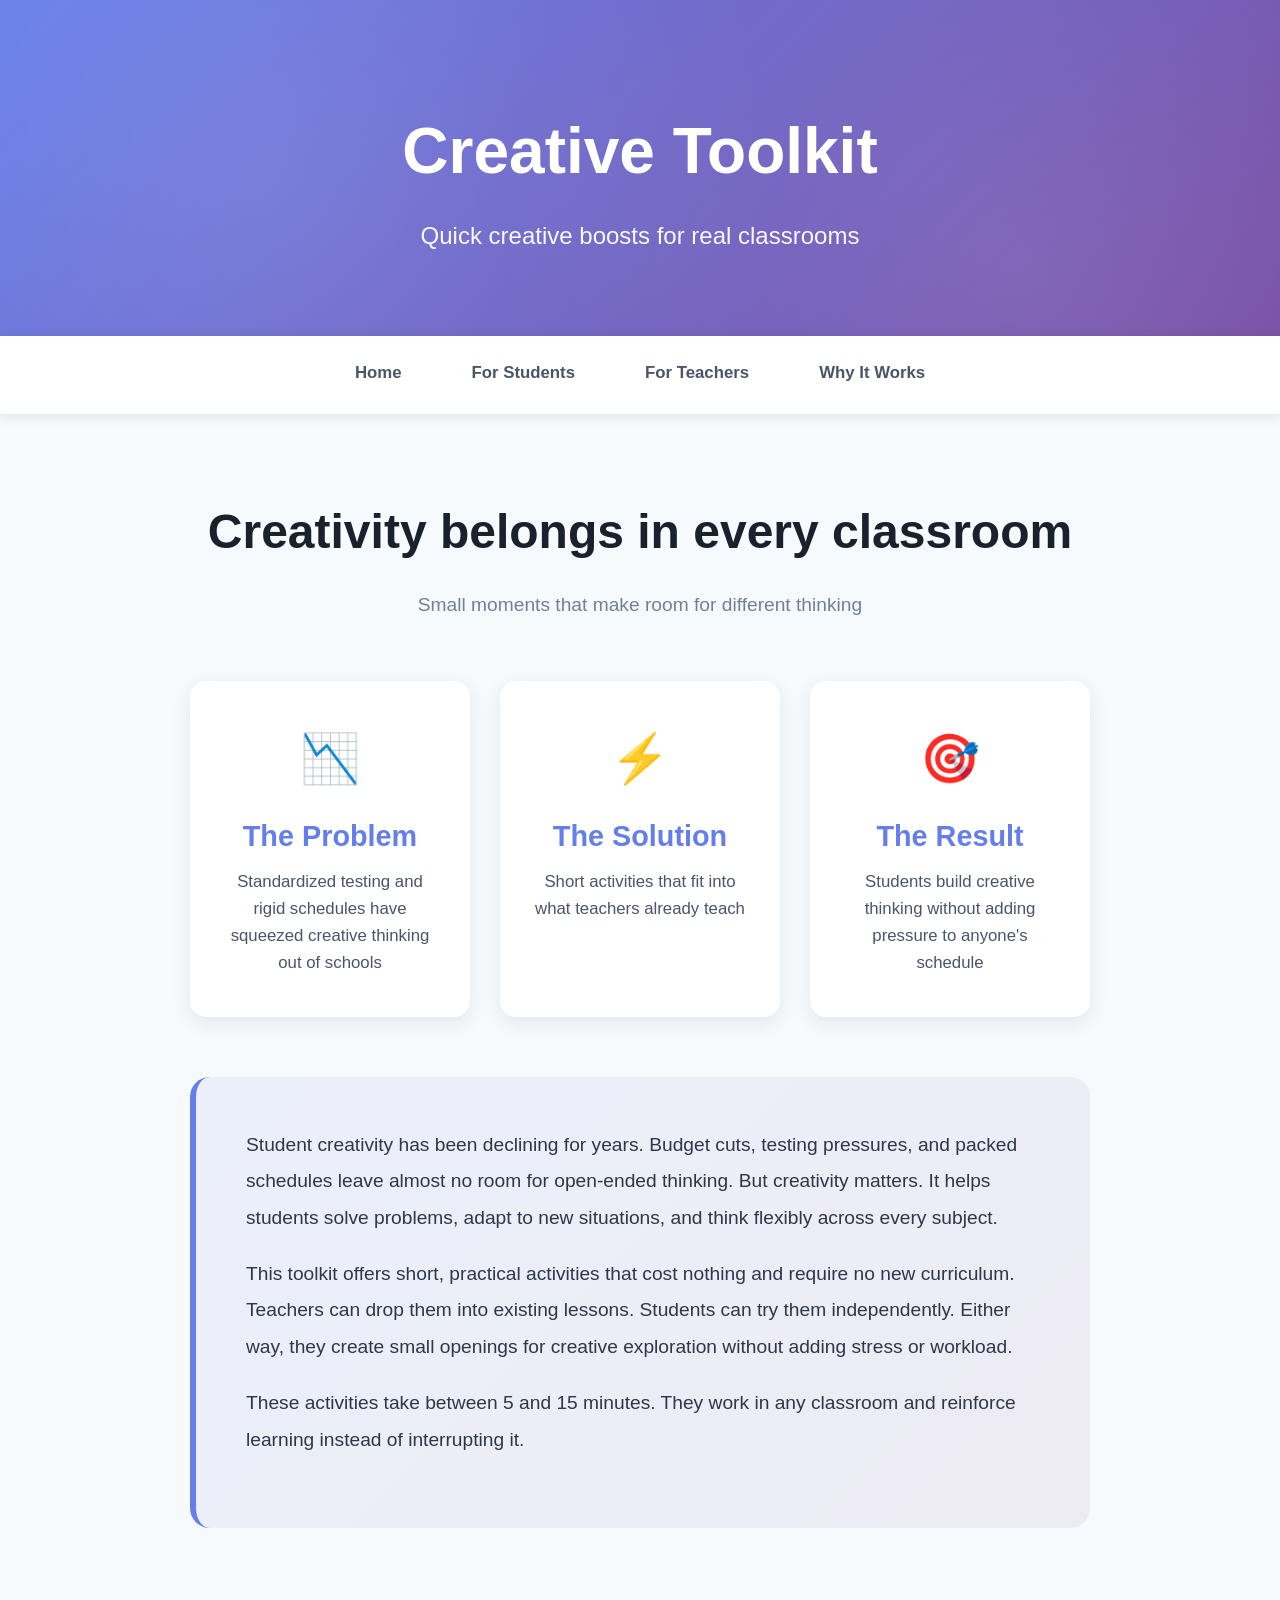
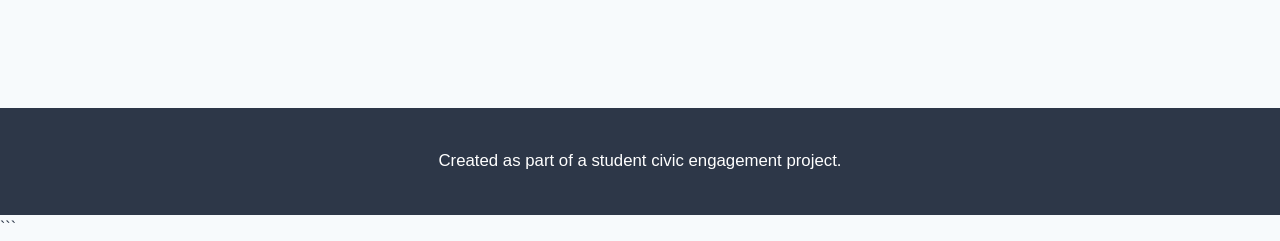
<file: index.html>
<!DOCTYPE html>
<html lang="en">
<head>
    <meta charset="UTF-8">
    <meta name="viewport" content="width=device-width, initial-scale=1.0">
    <title>Creative Toolkit</title>
    <style>
        * {
            margin: 0;
            padding: 0;
            box-sizing: border-box;
        }

        html {
            scroll-behavior: smooth;
        }

        body {
            font-family: -apple-system, BlinkMacSystemFont, 'Segoe UI', Roboto, Oxygen, Ubuntu, Cantarell, sans-serif;
            line-height: 1.6;
            color: #2d3748;
            background-color: #f7fafc;
        }

        .container {
            max-width: 1200px;
            margin: 0 auto;
            padding: 0 20px;
        }

        /* Header Styles */
        header {
            background: linear-gradient(135deg, #667eea 0%, #764ba2 100%);
            color: white;
            padding: 100px 20px 80px;
            text-align: center;
            position: relative;
            overflow: hidden;
        }

        header::before {
            content: '';
            position: absolute;
            top: 0;
            left: 0;
            right: 0;
            bottom: 0;
            background: 
                radial-gradient(circle at 20% 50%, rgba(255,255,255,0.1) 0%, transparent 50%),
                radial-gradient(circle at 80% 80%, rgba(255,255,255,0.1) 0%, transparent 50%);
            pointer-events: none;
        }

        header h1 {
            font-size: 4rem;
            font-weight: 800;
            margin-bottom: 15px;
            position: relative;
            z-index: 1;
        }

        header p {
            font-size: 1.5rem;
            font-weight: 300;
            opacity: 0.95;
            position: relative;
            z-index: 1;
        }

        /* Navigation Styles */
        nav {
            background-color: white;
            box-shadow: 0 2px 12px rgba(0, 0, 0, 0.1);
            position: sticky;
            top: 0;
            z-index: 100;
        }

        nav ul {
            list-style: none;
            display: flex;
            justify-content: center;
            flex-wrap: wrap;
            padding: 0;
        }

        nav li {
            margin: 0;
        }

        nav a {
            display: block;
            padding: 24px 35px;
            text-decoration: none;
            color: #4a5568;
            font-weight: 600;
            font-size: 1.05rem;
            transition: all 0.3s ease;
            border-bottom: 3px solid transparent;
        }

        nav a:hover {
            background-color: #f7fafc;
            color: #667eea;
            border-bottom-color: #667eea;
        }

        /* Page Container */
        .page {
            display: none;
        }

        .page.active {
            display: block;
        }

        /* Section Styles */
        section {
            padding: 80px 20px;
            min-height: calc(100vh - 200px);
        }

        section h2 {
            font-size: 3rem;
            margin-bottom: 20px;
            color: #1a202c;
            text-align: center;
            font-weight: 700;
        }

        .section-subtitle {
            text-align: center;
            font-size: 1.2rem;
            color: #718096;
            max-width: 700px;
            margin: 0 auto 50px;
        }

        /* Home Page Styles */
        .hero-content {
            max-width: 900px;
            margin: 0 auto;
        }

        .stat-cards {
            display: grid;
            grid-template-columns: repeat(auto-fit, minmax(250px, 1fr));
            gap: 30px;
            margin: 60px 0;
        }

        .stat-card {
            background: white;
            padding: 40px 30px;
            border-radius: 16px;
            text-align: center;
            box-shadow: 0 6px 20px rgba(0, 0, 0, 0.08);
            transition: transform 0.3s ease, box-shadow 0.3s ease;
        }

        .stat-card:hover {
            transform: translateY(-8px);
            box-shadow: 0 12px 30px rgba(102, 126, 234, 0.2);
        }

        .stat-icon {
            font-size: 3rem;
            margin-bottom: 15px;
        }

        .stat-card h3 {
            font-size: 1.8rem;
            color: #667eea;
            margin-bottom: 10px;
        }

        .stat-card p {
            color: #4a5568;
            font-size: 1.05rem;
            line-height: 1.6;
        }

        .intro-box {
            background: linear-gradient(135deg, #667eea15 0%, #764ba215 100%);
            padding: 50px;
            border-radius: 20px;
            margin: 40px 0;
            border-left: 6px solid #667eea;
        }

        .intro-box p {
            font-size: 1.2rem;
            line-height: 1.9;
            margin-bottom: 20px;
            color: #2d3748;
        }

        /* Student Page Styles */
        .intro-banner {
            background: linear-gradient(135deg, #f093fb 0%, #f5576c 100%);
            color: white;
            padding: 40px;
            border-radius: 16px;
            margin-bottom: 60px;
            text-align: center;
        }

        .intro-banner p {
            font-size: 1.3rem;
            line-height: 1.8;
            max-width: 800px;
            margin: 0 auto;
        }

        .activity-grid {
            display: grid;
            grid-template-columns: repeat(auto-fit, minmax(320px, 1fr));
            gap: 30px;
            margin: 50px 0;
        }

        .activity-card {
            background: white;
            padding: 35px;
            border-radius: 16px;
            box-shadow: 0 6px 20px rgba(0, 0, 0, 0.08);
            transition: transform 0.3s ease, box-shadow 0.3s ease;
            border-top: 5px solid #667eea;
        }

        .activity-card:nth-child(2) {
            border-top-color: #f093fb;
        }

        .activity-card:nth-child(3) {
            border-top-color: #4facfe;
        }

        .activity-card:nth-child(4) {
            border-top-color: #43e97b;
        }

        .activity-card:nth-child(5) {
            border-top-color: #fa709a;
        }

        .activity-card:hover {
            transform: translateY(-8px);
            box-shadow: 0 12px 30px rgba(0, 0, 0, 0.15);
        }

        .activity-card h4 {
            font-size: 1.6rem;
            color: #1a202c;
            margin-bottom: 12px;
            font-weight: 700;
        }

        .activity-meta {
            color: #718096;
            font-size: 1rem;
            margin-bottom: 20px;
            font-weight: 600;
            display: flex;
            align-items: center;
            gap: 8px;
        }

        .activity-card ol {
            margin-left: 20px;
            margin-top: 15px;
        }

        .activity-card li {
            margin-bottom: 12px;
            font-size: 1.05rem;
            line-height: 1.6;
        }

        /* Resource Section */
        .resource-section {
            background: linear-gradient(135deg, #a8edea 0%, #fed6e3 100%);
            padding: 60px 40px;
            border-radius: 20px;
            margin-top: 80px;
        }

        .resource-section h3 {
            font-size: 2.2rem;
            color: #1a202c;
            margin-bottom: 35px;
            text-align: center;
        }

        .resource-grid {
            display: grid;
            grid-template-columns: repeat(auto-fit, minmax(300px, 1fr));
            gap: 20px;
            max-width: 1000px;
            margin: 0 auto;
        }

        .resource-link {
            display: block;
            padding: 25px 30px;
            background: white;
            border-radius: 12px;
            text-decoration: none;
            color: #2d3748;
            font-weight: 600;
            font-size: 1.05rem;
            box-shadow: 0 4px 12px rgba(0, 0, 0, 0.1);
            transition: all 0.3s ease;
            border-left: 5px solid #667eea;
        }

        .resource-link:hover {
            background-color: #667eea;
            color: white;
            box-shadow: 0 8px 20px rgba(102, 126, 234, 0.3);
            transform: translateX(5px);
        }

        /* Teacher Page Styles */
        .teacher-intro {
            background: linear-gradient(135deg, #4facfe 0%, #00f2fe 100%);
            color: white;
            padding: 50px;
            border-radius: 20px;
            margin-bottom: 60px;
        }

        .teacher-intro p {
            font-size: 1.2rem;
            line-height: 1.9;
            margin-bottom: 20px;
        }

        .benefits-grid {
            display: grid;
            grid-template-columns: repeat(auto-fit, minmax(280px, 1fr));
            gap: 30px;
            margin: 60px 0;
        }

        .benefit-card {
            background: white;
            padding: 40px 30px;
            border-radius: 16px;
            box-shadow: 0 6px 20px rgba(0, 0, 0, 0.08);
            text-align: center;
            transition: transform 0.3s ease;
        }

        .benefit-card:hover {
            transform: scale(1.05);
        }

        .benefit-icon {
            font-size: 3.5rem;
            margin-bottom: 20px;
        }

        .benefit-card h4 {
            font-size: 1.5rem;
            color: #667eea;
            margin-bottom: 15px;
            font-weight: 700;
        }

        .benefit-card p {
            color: #4a5568;
            font-size: 1.05rem;
            line-height: 1.7;
        }

        /* Why It Works Page */
        .why-hero {
            background: linear-gradient(135deg, #ffecd2 0%, #fcb69f 100%);
            padding: 60px 50px;
            border-radius: 20px;
            margin-bottom: 60px;
            text-align: center;
        }

        .why-hero h3 {
            font-size: 2.5rem;
            color: #1a202c;
            margin-bottom: 25px;
        }

        .why-hero p {
            font-size: 1.25rem;
            line-height: 1.9;
            max-width: 900px;
            margin: 0 auto;
            color: #2d3748;
        }

        .principles-grid {
            display: grid;
            grid-template-columns: repeat(auto-fit, minmax(350px, 1fr));
            gap: 40px;
            margin: 60px 0;
        }

        .principle-card {
            background: white;
            padding: 45px 40px;
            border-radius: 16px;
            box-shadow: 0 8px 25px rgba(0, 0, 0, 0.1);
            border-top: 6px solid #667eea;
        }

        .principle-card:nth-child(2) {
            border-top-color: #4facfe;
        }

        .principle-card:nth-child(3) {
            border-top-color: #43e97b;
        }

        .principle-number {
            display: inline-block;
            width: 50px;
            height: 50px;
            background: linear-gradient(135deg, #667eea 0%, #764ba2 100%);
            color: white;
            border-radius: 50%;
            text-align: center;
            line-height: 50px;
            font-size: 1.5rem;
            font-weight: 700;
            margin-bottom: 20px;
        }

        .principle-card h4 {
            font-size: 1.8rem;
            color: #1a202c;
            margin-bottom: 15px;
            font-weight: 700;
        }

        .principle-card p {
            font-size: 1.1rem;
            line-height: 1.8;
            color: #4a5568;
        }

        /* Footer */
        footer {
            background-color: #2d3748;
            color: white;
            text-align: center;
            padding: 40px 20px;
            margin-top: 60px;
            font-size: 1.05rem;
        }

        /* Mobile Responsive */
        @media (max-width: 768px) {
            header h1 {
                font-size: 2.8rem;
            }

            header p {
                font-size: 1.2rem;
            }

            nav a {
                padding: 18px 20px;
                font-size: 0.95rem;
            }

            section h2 {
                font-size: 2.2rem;
            }

            .intro-box {
                padding: 30px;
            }

            .activity-grid,
            .stat-cards,
            .benefits-grid,
            .principles-grid {
                grid-template-columns: 1fr;
            }

            .teacher-intro,
            .intro-banner,
            .why-hero {
                padding: 30px 25px;
            }

            .resource-section {
                padding: 40px 25px;
            }
        }
    </style>
</head>
<body>
    <header>
        <h1>Creative Toolkit</h1>
        <p>Quick creative boosts for real classrooms</p>
    </header>

    <nav>
        <ul>
            <li><a href="#" onclick="showPage('home'); return false;">Home</a></li>
            <li><a href="#" onclick="showPage('students'); return false;">For Students</a></li>
            <li><a href="#" onclick="showPage('teachers'); return false;">For Teachers</a></li>
            <li><a href="#" onclick="showPage('why'); return false;">Why It Works</a></li>
        </ul>
    </nav>

    <!-- HOME PAGE -->
    <div id="home" class="page active">
        <section>
            <div class="container">
                <div class="hero-content">
                    <h2>Creativity belongs in every classroom</h2>
                    <p class="section-subtitle">Small moments that make room for different thinking</p>

                    <div class="stat-cards">
                        <div class="stat-card">
                            <div class="stat-icon">📉</div>
                            <h3>The Problem</h3>
                            <p>Standardized testing and rigid schedules have squeezed creative thinking out of schools</p>
                        </div>
                        <div class="stat-card">
                            <div class="stat-icon">⚡</div>
                            <h3>The Solution</h3>
                            <p>Short activities that fit into what teachers already teach</p>
                        </div>
                        <div class="stat-card">
                            <div class="stat-icon">🎯</div>
                            <h3>The Result</h3>
                            <p>Students build creative thinking without adding pressure to anyone's schedule</p>
                        </div>
                    </div>

                    <div class="intro-box">
                        <p>Student creativity has been declining for years. Budget cuts, testing pressures, and packed schedules leave almost no room for open-ended thinking. But creativity matters. It helps students solve problems, adapt to new situations, and think flexibly across every subject.</p>
                        
                        <p>This toolkit offers short, practical activities that cost nothing and require no new curriculum. Teachers can drop them into existing lessons. Students can try them independently. Either way, they create small openings for creative exploration without adding stress or workload.</p>
                        
                        <p>These activities take between 5 and 15 minutes. They work in any classroom and reinforce learning instead of interrupting it.</p>
                    </div>
                </div>
            </div>
        </section>
    </div>

    <!-- STUDENTS PAGE -->
    <div id="students" class="page">
        <section>
            <div class="container">
                <h2>For Students</h2>
                <p class="section-subtitle">You don't need permission to think creatively</p>

                <div class="intro-banner">
                    <p>These activities take 5 to 15 minutes. You don't need special supplies or approval. Pick one, try it, and see what happens. There are no grades here.</p>
                </div>

                <div class="activity-grid">
                    <div class="activity-card">
                        <h4>Six-Word Story</h4>
                        <p class="activity-meta">⏱ 5 minutes</p>
                        <ol>
                            <li>Pick any topic, memory, or feeling</li>
                            <li>Write a complete story in exactly six words</li>
                            <li>Read it aloud to yourself</li>
                            <li>Try three different versions</li>
                        </ol>
                    </div>

                    <div class="activity-card">
                        <h4>Random Object Redesign</h4>
                        <p class="activity-meta">⏱ 10 minutes</p>
                        <ol>
                            <li>Grab any object near you (pen, phone, cup)</li>
                            <li>Sketch it as it is now</li>
                            <li>Redesign it for a completely different purpose</li>
                            <li>Draw your new version</li>
                            <li>Write one sentence explaining the change</li>
                        </ol>
                    </div>

                    <div class="activity-card">
                        <h4>Sound Mapping</h4>
                        <p class="activity-meta">⏱ 8 minutes</p>
                        <ol>
                            <li>Close your eyes and listen for two minutes</li>
                            <li>Draw a map of every sound you hear</li>
                            <li>Use shapes, lines, or colors to represent each sound</li>
                            <li>Label three sounds you usually ignore</li>
                        </ol>
                    </div>

                    <div class="activity-card">
                        <h4>Constraint Challenge</h4>
                        <p class="activity-meta">⏱ 12 minutes</p>
                        <ol>
                            <li>Choose a creative task (poem, drawing, song idea)</li>
                            <li>Add a weird constraint (only use three colors, no letter "e", must rhyme with "blue")</li>
                            <li>Create something within that limit</li>
                            <li>Notice how the constraint changed your process</li>
                        </ol>
                    </div>

                    <div class="activity-card">
                        <h4>Perspective Flip</h4>
                        <p class="activity-meta">⏱ 10 minutes</p>
                        <ol>
                            <li>Think of something familiar (your school, your neighborhood)</li>
                            <li>Describe it from the perspective of an animal, alien, or time traveler</li>
                            <li>Write 5 to 7 sentences in that voice</li>
                        </ol>
                    </div>
                </div>

                <div class="resource-section">
                    <h3>Free Creative Resources</h3>
                    <div class="resource-grid">
                        <a href="https://www.metmuseum.org/art/collection" target="_blank" class="resource-link">Metropolitan Museum of Art: 400,000+ public domain artworks</a>
                        <a href="https://www.reedsy.com/prompts" target="_blank" class="resource-link">Reedsy Prompts: Daily creative writing challenges</a>
                        <a href="https://beepbox.co" target="_blank" class="resource-link">BeepBox: Free browser-based music creation tool</a>
                        <a href="https://www.nga.gov/open-access-images.html" target="_blank" class="resource-link">National Gallery of Art: Open access image collection</a>
                        <a href="https://www.figma.com" target="_blank" class="resource-link">Figma: Free design and prototyping tool</a>
                        <a href="https://www.khanacademy.org/computing/pixar" target="_blank" class="resource-link">Khan Academy + Pixar: Free courses on creative storytelling</a>
                    </div>
                </div>
            </div>
        </section>
    </div>

    <!-- TEACHERS PAGE -->
    <div id="teachers" class="page">
        <section>
            <div class="container">
                <h2>For Teachers</h2>
                <p class="section-subtitle">Fit creativity into what you already teach</p>

                <div class="teacher-intro">
                    <p>Creative thinking in schools has been declining for decades. More testing and tighter schedules have left less room for exploration. But creativity builds problem-solving, adaptability, and critical thinking.</p>
                    
                    <p>These activities slot into your existing lessons. No new courses. No budget. Use them as warm-ups, transitions, or brain breaks. They take 5 to 15 minutes and reinforce what you're already teaching.</p>
                </div>

                <h3 style="text-align: center; font-size: 2.2rem; margin-bottom: 40px;">Classroom-Ready Activities</h3>

                <div class="activity-grid">
                    <div class="activity-card">
                        <h4>One-Minute Sketch</h4>
                        <p class="activity-meta">📚 Any subject | ⏱ 5 minutes</p>
                        <p style="font-size: 1.05rem; line-height: 1.7;">Students visualize a concept from the lesson (photosynthesis, a math problem, a historical event) and sketch it in 60 seconds, then explain their drawing to a partner.</p>
                    </div>

                    <div class="activity-card">
                        <h4>Question Chain</h4>
                        <p class="activity-meta">📚 Science, Social Studies, English | ⏱ 8 minutes</p>
                        <p style="font-size: 1.05rem; line-height: 1.7;">Start with a topic from your lesson. Students write five questions about it, with each question building on the one before.</p>
                    </div>

                    <div class="activity-card">
                        <h4>Reverse Engineering</h4>
                        <p class="activity-meta">📚 Math, Science, History | ⏱ 10 minutes</p>
                        <p style="font-size: 1.05rem; line-height: 1.7;">Give students the answer or outcome. They work backwards to figure out the question, process, or context that led to it.</p>
                    </div>

                    <div class="activity-card">
                        <h4>Three-Word Summary</h4>
                        <p class="activity-meta">📚 Any subject | ⏱ 5 minutes</p>
                        <p style="font-size: 1.05rem; line-height: 1.7;">After a lesson or reading, students distill the main idea into exactly three words, then compare with classmates.</p>
                    </div>

                    <div class="activity-card">
                        <h4>Metaphor Translation</h4>
                        <p class="activity-meta">📚 Science, Math, English | ⏱ 12 minutes</p>
                        <p style="font-size: 1.05rem; line-height: 1.7;">Students explain a concept using a metaphor from an unrelated area. Photosynthesis as a city. A math equation as a recipe.</p>
                    </div>
                </div>

                <h3 style="text-align: center; font-size: 2.2rem; margin: 80px 0 40px;">Why This Approach Works</h3>

                <div class="benefits-grid">
                    <div class="benefit-card">
                        <div class="benefit-icon">⚡</div>
                        <h4>Feasible</h4>
                        <p>Each activity takes 5 to 15 minutes. You don't rewrite lesson plans or buy supplies. They fit into existing class time.</p>
                    </div>

                    <div class="benefit-card">
                        <div class="benefit-icon">🌍</div>
                        <h4>Equitable</h4>
                        <p>Students need paper and a pen. Every student can participate regardless of what resources they have at home or what the school can afford.</p>
                    </div>

                    <div class="benefit-card">
                        <div class="benefit-icon">🎯</div>
                        <h4>Integrated</h4>
                        <p>These activities strengthen the content you already teach. They build divergent thinking while reinforcing your curriculum.</p>
                    </div>
                </div>
            </div>
        </section>
    </div>

    <!-- WHY IT WORKS PAGE -->
    <div id="why" class="page">
        <section>
            <div class="container">
                <h2>Why It Works</h2>
                <p class="section-subtitle">Small changes, real results</p>

                <div class="why-hero">
                    <h3>Creativity fits inside what you already do</h3>
                    <p>These activities don't add to your schedule. They make space for students to think differently within the time you already have. They're designed to work with your curriculum, not replace it.</p>
                </div>

                <div class="principles-grid">
                    <div class="principle-card">
                        <div class="principle-number">1</div>
                        <h4>Practice Builds Flexibility</h4>
                        <p>When students engage with open-ended problems regularly, even in short bursts, they get better at thinking from multiple angles. This matters in every subject and transfers to challenges outside school.</p>
                    </div>

                    <div class="principle-card">
                        <div class="principle-number">2</div>
                        <h4>Low Stakes Remove Pressure</h4>
                        <p>These activities are short, accessible, and tied to real learning. No special training. No expensive materials. Students explore ideas without worrying about being graded on creativity.</p>
                    </div>

                    <div class="principle-card">
                        <div class="principle-number">3</div>
                        <h4>Skills Transfer Across Contexts</h4>
                        <p>Creative thinking applies everywhere. Students who practice it become better at adapting, problem-solving, and approaching challenges from different perspectives.</p>
                    </div>
                </div>

                <div class="intro-box" style="margin-top: 60px;">
                    <p style="font-size: 1.2rem; text-align: center; margin: 0;">
                        The goal is helping every student become a more flexible and curious thinker, no matter what path they choose.
                    </p>
                </div>
            </div>
        </section>
    </div>

    <footer>
        <p>Created as part of a student civic engagement project.</p>
    </footer>

    <script>
        function showPage(pageId) {
            const pages = document.querySelectorAll('.page');
            pages.forEach(page => page.classList.remove('active'));
            document.getElementById(pageId).classList.add('active');
            window.scrollTo(0, 0);
        }
    </script>
</body>
</html>
```
</file>
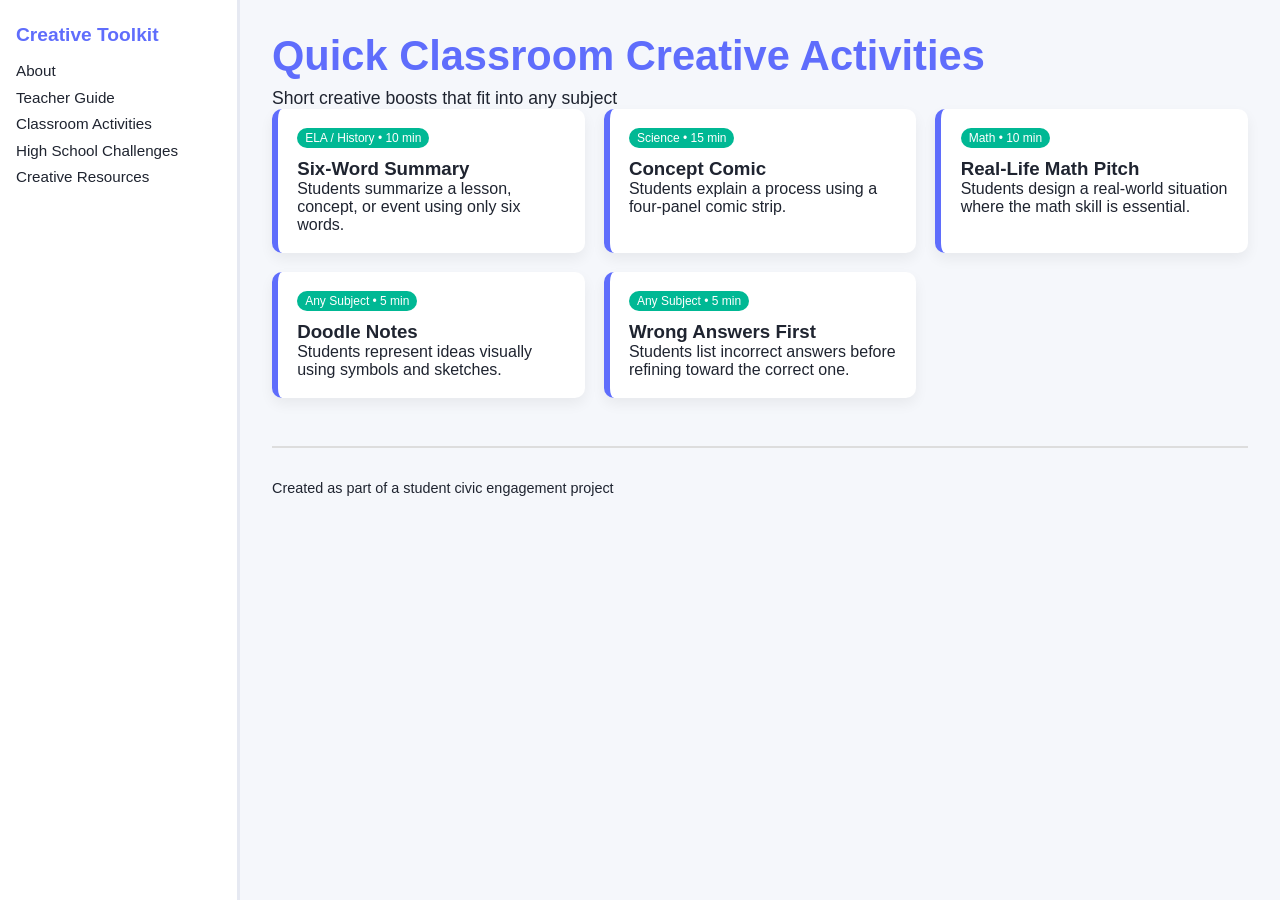
<file: activities.html>
<!DOCTYPE html>
<html lang="en">
<head>
<meta charset="UTF-8">
<meta name="viewport" content="width=device-width, initial-scale=1.0">
<title>Creative Toolkit | Classroom Activities</title>
<link rel="stylesheet" href="style.css">
</head>
<body>

<aside>
    <h2>Creative Toolkit</h2>
    <a href="index.html">About</a>
    <a href="teachers.html">Teacher Guide</a>
    <a href="activities.html">Classroom Activities</a>
    <a href="highschool.html">High School Challenges</a>
    <a href="resources.html">Creative Resources</a>
</aside>

<main>
<header>
    <h1>Quick Classroom Creative Activities</h1>
    <p>Short creative boosts that fit into any subject</p>
</header>

<section class="section">
<div class="card-grid">

    <div class="card">
        <div class="tag">ELA / History • 10 min</div>
        <h3>Six-Word Summary</h3>
        <p>Students summarize a lesson, concept, or event using only six words.</p>
    </div>

    <div class="card">
        <div class="tag">Science • 15 min</div>
        <h3>Concept Comic</h3>
        <p>Students explain a process using a four-panel comic strip.</p>
    </div>

    <div class="card">
        <div class="tag">Math • 10 min</div>
        <h3>Real-Life Math Pitch</h3>
        <p>Students design a real-world situation where the math skill is essential.</p>
    </div>

    <div class="card">
        <div class="tag">Any Subject • 5 min</div>
        <h3>Doodle Notes</h3>
        <p>Students represent ideas visually using symbols and sketches.</p>
    </div>

    <div class="card">
        <div class="tag">Any Subject • 5 min</div>
        <h3>Wrong Answers First</h3>
        <p>Students list incorrect answers before refining toward the correct one.</p>
    </div>

</div>
</section>

<footer>
    Created as part of a student civic engagement project
</footer>
</main>

</body>
</html>
</file>
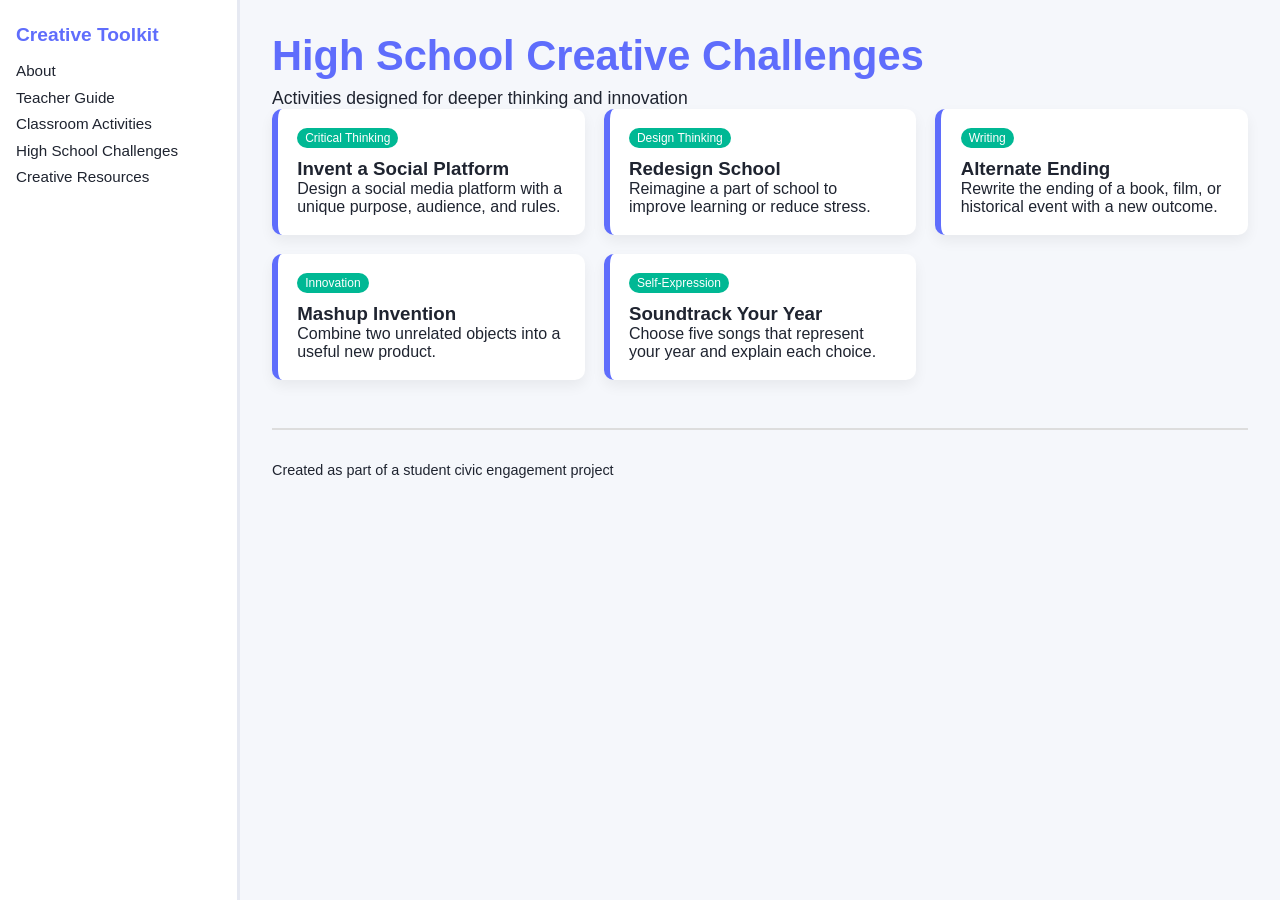
<file: highschool.html>
<!DOCTYPE html>
<html lang="en">
<head>
<meta charset="UTF-8">
<meta name="viewport" content="width=device-width, initial-scale=1.0">
<title>Creative Toolkit | High School Challenges</title>
<link rel="stylesheet" href="style.css">
</head>
<body>

<aside>
    <h2>Creative Toolkit</h2>
    <a href="index.html">About</a>
    <a href="teachers.html">Teacher Guide</a>
    <a href="activities.html">Classroom Activities</a>
    <a href="highschool.html">High School Challenges</a>
    <a href="resources.html">Creative Resources</a>
</aside>

<main>
<header>
    <h1>High School Creative Challenges</h1>
    <p>Activities designed for deeper thinking and innovation</p>
</header>

<section class="section">
<div class="card-grid">

    <div class="card">
        <div class="tag">Critical Thinking</div>
        <h3>Invent a Social Platform</h3>
        <p>Design a social media platform with a unique purpose, audience, and rules.</p>
    </div>

    <div class="card">
        <div class="tag">Design Thinking</div>
        <h3>Redesign School</h3>
        <p>Reimagine a part of school to improve learning or reduce stress.</p>
    </div>

    <div class="card">
        <div class="tag">Writing</div>
        <h3>Alternate Ending</h3>
        <p>Rewrite the ending of a book, film, or historical event with a new outcome.</p>
    </div>

    <div class="card">
        <div class="tag">Innovation</div>
        <h3>Mashup Invention</h3>
        <p>Combine two unrelated objects into a useful new product.</p>
    </div>

    <div class="card">
        <div class="tag">Self-Expression</div>
        <h3>Soundtrack Your Year</h3>
        <p>Choose five songs that represent your year and explain each choice.</p>
    </div>

</div>
</section>

<footer>
    Created as part of a student civic engagement project
</footer>
</main>

</body>
</html>
</file>
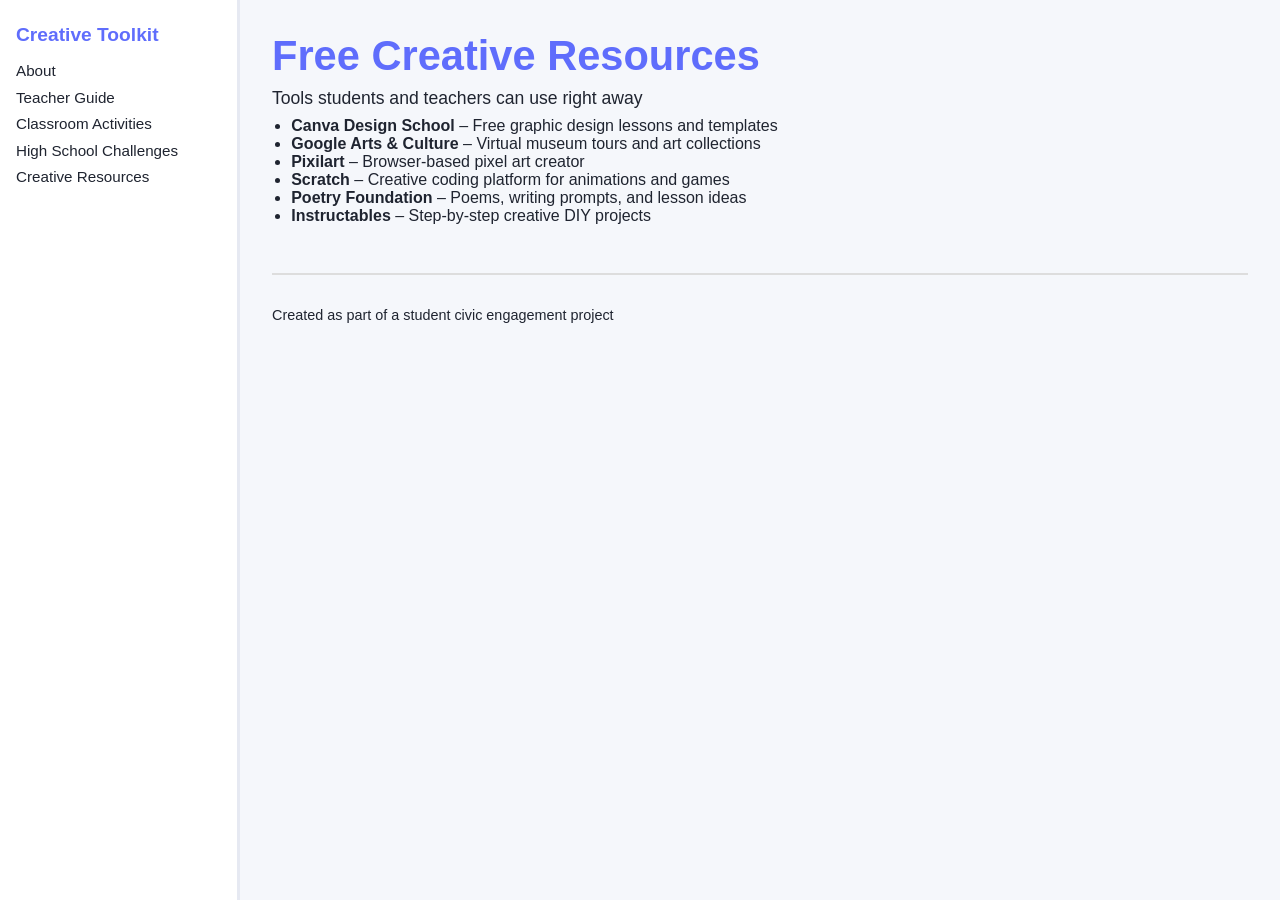
<file: resources.html>
<!DOCTYPE html>
<html lang="en">
<head>
<meta charset="UTF-8">
<meta name="viewport" content="width=device-width, initial-scale=1.0">
<title>Creative Toolkit | Resources</title>
<link rel="stylesheet" href="style.css">
</head>
<body>

<aside>
    <h2>Creative Toolkit</h2>
    <a href="index.html">About</a>
    <a href="teachers.html">Teacher Guide</a>
    <a href="activities.html">Classroom Activities</a>
    <a href="highschool.html">High School Challenges</a>
    <a href="resources.html">Creative Resources</a>
</aside>

<main>
<header>
    <h1>Free Creative Resources</h1>
    <p>Tools students and teachers can use right away</p>
</header>

<section class="section">
<ul>
    <li><strong>Canva Design School</strong> – Free graphic design lessons and templates</li>
    <li><strong>Google Arts & Culture</strong> – Virtual museum tours and art collections</li>
    <li><strong>Pixilart</strong> – Browser-based pixel art creator</li>
    <li><strong>Scratch</strong> – Creative coding platform for animations and games</li>
    <li><strong>Poetry Foundation</strong> – Poems, writing prompts, and lesson ideas</li>
    <li><strong>Instructables</strong> – Step-by-step creative DIY projects</li>
</ul>
</section>

<footer>
    Created as part of a student civic engagement project
</footer>
</main>

</body>
</html>
</file>
<file: style.css>
:root {
    --bg: #f5f7fb;
    --primary: #5f6dfc;
    --secondary: #ff7a59;
    --accent: #00b894;
    --dark: #1f2430;
    --light: #ffffff;
}

* {
    box-sizing: border-box;
    margin: 0;
    padding: 0;
    font-family: Arial, Helvetica, sans-serif;
}

body {
    display: flex;
    background: var(--bg);
    color: var(--dark);
}

aside {
    width: 240px;
    min-height: 100vh;
    background: var(--light);
    padding: 1.5rem 1rem;
    border-right: 3px solid #e6e9f2;
    position: sticky;
    top: 0;
}

aside h2 {
    font-size: 1.2rem;
    margin-bottom: 1rem;
    color: var(--primary);
}

aside a {
    display: block;
    margin: 0.6rem 0;
    text-decoration: none;
    color: var(--dark);
    font-size: 0.95rem;
}

aside a:hover {
    color: var(--secondary);
}

main {
    flex: 1;
    padding: 2rem;
}

header h1 {
    font-size: 2.6rem;
    color: var(--primary);
}

header p {
    margin-top: 0.5rem;
    font-size: 1.1rem;
}

.section {
    margin-bottom: 3rem;
}

.intro-box {
    background: var(--light);
    padding: 1.2rem;
    border-radius: 10px;
    box-shadow: 0 4px 12px rgba(0,0,0,0.05);
    margin-bottom: 1.5rem;
}

.card-grid {
    display: grid;
    grid-template-columns: repeat(auto-fit, minmax(260px, 1fr));
    gap: 1.2rem;
}

.card {
    background: var(--light);
    padding: 1.2rem;
    border-radius: 10px;
    box-shadow: 0 6px 14px rgba(0,0,0,0.06);
    border-left: 6px solid var(--primary);
}

.tag {
    font-size: 0.75rem;
    background: var(--accent);
    color: white;
    padding: 3px 8px;
    border-radius: 20px;
    display: inline-block;
    margin-bottom: 0.6rem;
}

ul {
    margin-left: 1.2rem;
    margin-top: 0.5rem;
}

footer {
    margin-top: 3rem;
    padding-top: 2rem;
    border-top: 2px solid #ddd;
    font-size: 0.9rem;
}
</file>
